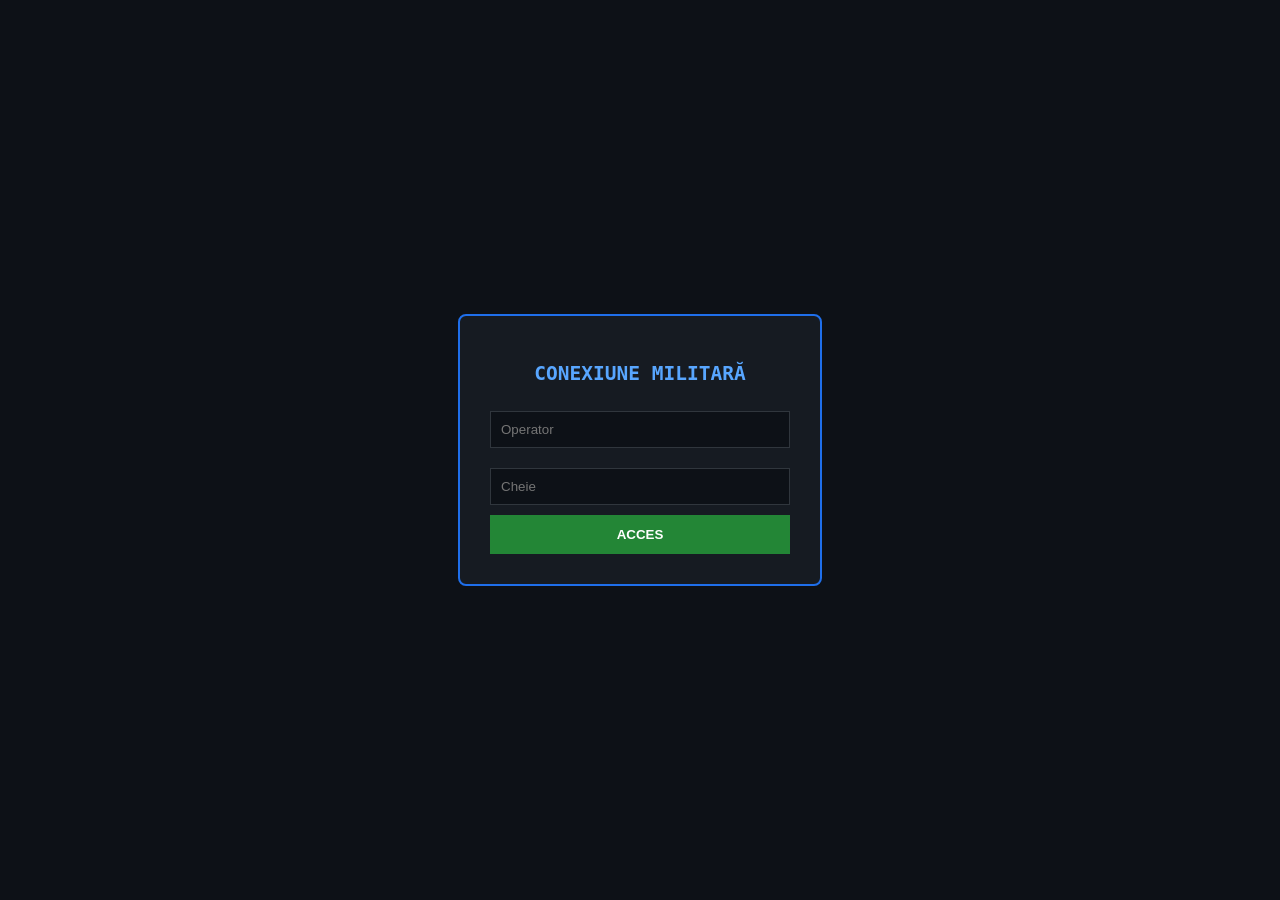
<file: index.html>
<!DOCTYPE html>
<html lang="ro">
<head>
    <meta charset="UTF-8">
    <title>Sistem Comunicații</title>
    <style>
        body { background-color: #0d1117; color: #58a6ff; font-family: monospace; display: flex; justify-content: center; align-items: center; height: 100vh; margin: 0; }
        .box { background-color: #161b22; border: 2px solid #1f6feb; padding: 30px; border-radius: 8px; text-align: center; width: 300px; }
        input { width: 100%; padding: 10px; margin: 10px 0; background: #0d1117; border: 1px solid #30363d; color: white; box-sizing: border-box; }
        button { width: 100%; padding: 12px; background-color: #238636; color: white; border: none; font-weight: bold; cursor: pointer; }
        #err { color: #f85149; margin-top: 15px; display: none; }
    </style>
</head>
<body>
    <div class="box">
        <h2>CONEXIUNE MILITARĂ</h2>
        <form onsubmit="event.preventDefault(); validare();">
            <input type="text" id="user" placeholder="Operator" required>
            <input type="password" id="pass" placeholder="Cheie" required>
            <button type="submit">ACCES</button>
        </form>
        <div id="err">Credențiale Invalide!</div>
    </div>

    <script>
        function validare() {
            var u = document.getElementById("user").value;
            var p = document.getElementById("pass").value;
            
            if ((u === "admin" && p === "admin0111") || (u === "user" && p === "user123")) {
                window.location.href = "pagina.html";
            } else {
                document.getElementById("err").style.display = "block";
            }
        }
    </script>
</body>
</html>
</file>
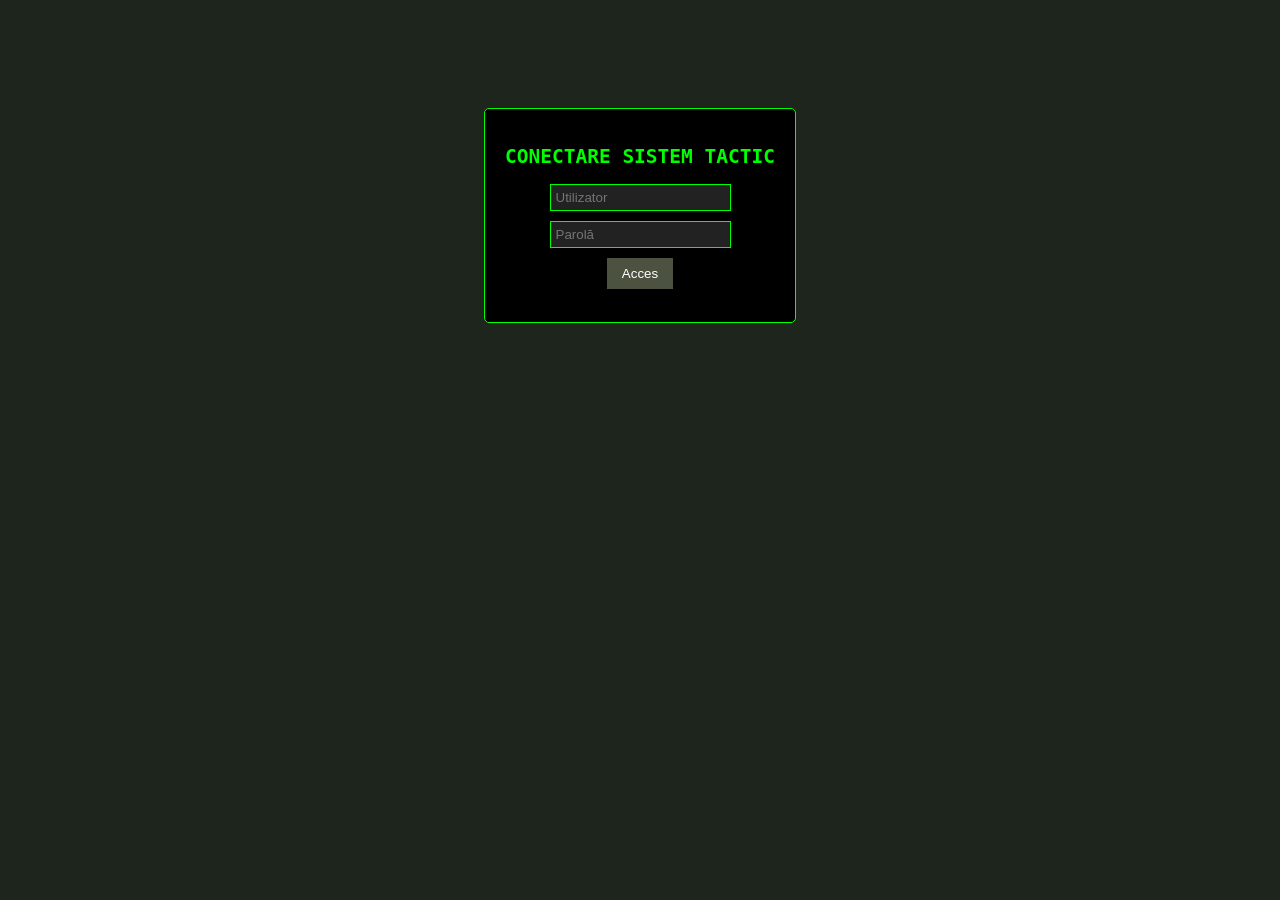
<file: login.html>
<!DOCTYPE html>
<html lang="ro">
<head>
    <meta charset="UTF-8">
    <title>Autentificare - Sistem Militar</title>
    <style>
        body { background-color: #1E251C; color: #00FF00; font-family: monospace; text-align: center; padding-top: 100px; }
        .login-box { border: 1px solid #00FF00; display: inline-block; padding: 20px; border-radius: 5px; background: black; }
        input { display: block; margin: 10px auto; padding: 5px; background: #222; color: #00FF00; border: 1px solid #00FF00; }
        button { background: #4B5340; color: white; border: none; padding: 8px 15px; cursor: pointer; }
    </style>
</head>
<body>
    <div class="login-box">
        <h2>CONECTARE SISTEM TACTIC</h2>
        <input type="text" id="username" placeholder="Utilizator">
        <input type="password" id="password" placeholder="Parolă">
        <button onclick="checkLogin()">Acces</button>
        <p id="eroare" style="color: red;"></p>
    </div>

    <script>
        function checkLogin() {
            var u = document.getElementById("username").value;
            var p = document.getElementById("password").value;

            if (u === "admin" && p === "admin0111") {
                localStorage.setItem("role", "admin");
                window.location.href = "index.html";
            } else if (u === "user" && p === "user123") {
                localStorage.setItem("role", "user");
                window.location.href = "index.html";
            } else {
                document.getElementById("eroare").innerText = "Acces Respins: Date incorecte.";
            }
        }
    </script>
</body>
</html>
</file>
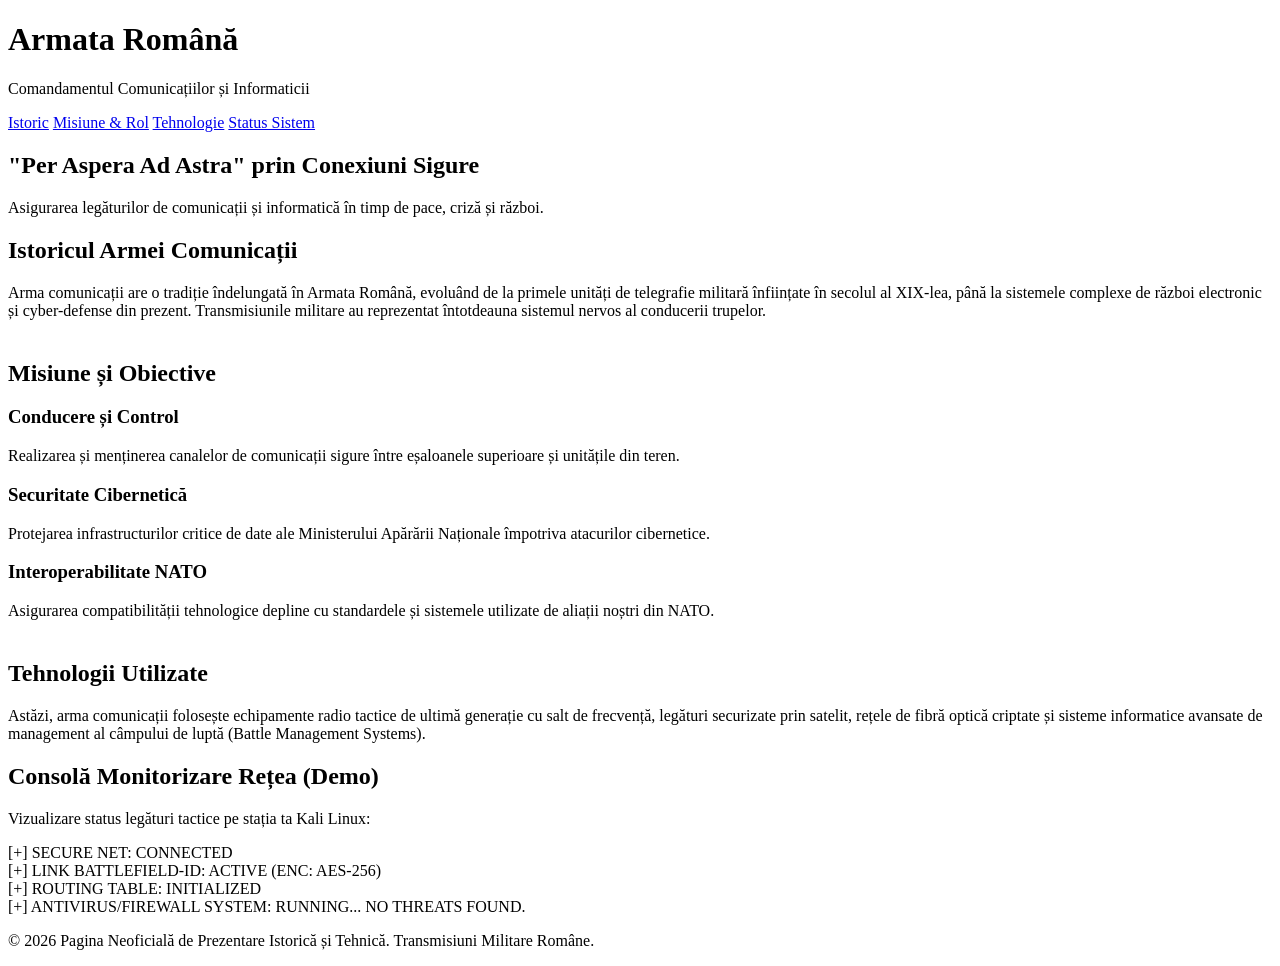
<file: main.html>
<!DOCTYPE html>
<html lang="ro">
<head>
  
</head>
<body>

<header>
    <h1>Armata Română</h1>
    <p>Comandamentul Comunicațiilor și Informaticii</p>
</header>

<nav>
    <a href="#istoric">Istoric</a>
    <a href="#misiune">Misiune & Rol</a>
    <a href="#tehnologie">Tehnologie</a>
    <a href="#status">Status Sistem</a>
</nav>

<div class="hero-banner">
    <h2>"Per Aspera Ad Astra" prin Conexiuni Sigure</h2>
    <p>Asigurarea legăturilor de comunicații și informatică în timp de pace, criză și război.</p>
</div>

<div class="container">
    
    <section id="istoric">
        <h2>Istoricul Armei Comunicații</h2>
        <p>Arma comunicații are o tradiție îndelungată în Armata Română, evoluând de la primele unități de telegrafie militară înființate în secolul al XIX-lea, până la sistemele complexe de război electronic și cyber-defense din prezent. Transmisiunile militare au reprezentat întotdeauna sistemul nervos al conducerii trupelor.</p>
    </section>

    <section id="misiune" style="margin-top: 40px;">
        <h2>Misiune și Obiective</h2>
        <div class="grid">
            <div class="card">
                <h3>Conducere și Control</h3>
                <p>Realizarea și menținerea canalelor de comunicații sigure între eșaloanele superioare și unitățile din teren.</p>
            </div>
            <div class="card">
                <h3>Securitate Cibernetică</h3>
                <p>Protejarea infrastructurilor critice de date ale Ministerului Apărării Naționale împotriva atacurilor cibernetice.</p>
            </div>
            <div class="card">
                <h3>Interoperabilitate NATO</h3>
                <p>Asigurarea compatibilității tehnologice depline cu standardele și sistemele utilizate de aliații noștri din NATO.</p>
            </div>
        </div>
    </section>

    <section id="tehnologie" style="margin-top: 40px;">
        <h2>Tehnologii Utilizate</h2>
        <p>Astăzi, arma comunicații folosește echipamente radio tactice de ultimă generație cu salt de frecvență, legături securizate prin satelit, rețele de fibră optică criptate și sisteme informatice avansate de management al câmpului de luptă (Battle Management Systems).</p>
    </section>

    <section id="status">
        <h2>Consolă Monitorizare Rețea (Demo)</h2>
        <p>Vizualizare status legături tactice pe stația ta Kali Linux:</p>
        <div class="status-terminal">
            [+] SECURE NET: CONNECTED <br>
            [+] LINK BATTLEFIELD-ID: ACTIVE (ENC: AES-256) <br>
            [+] ROUTING TABLE: INITIALIZED <br>
            [+] ANTIVIRUS/FIREWALL SYSTEM: RUNNING... NO THREATS FOUND.
        </div>
    </section>

</div>

<footer>
    <p>&copy; 2026 Pagina Neoficială de Prezentare Istorică și Tehnică. Transmisiuni Militare Române.</p>
</footer>

</body>
</html>
</file>
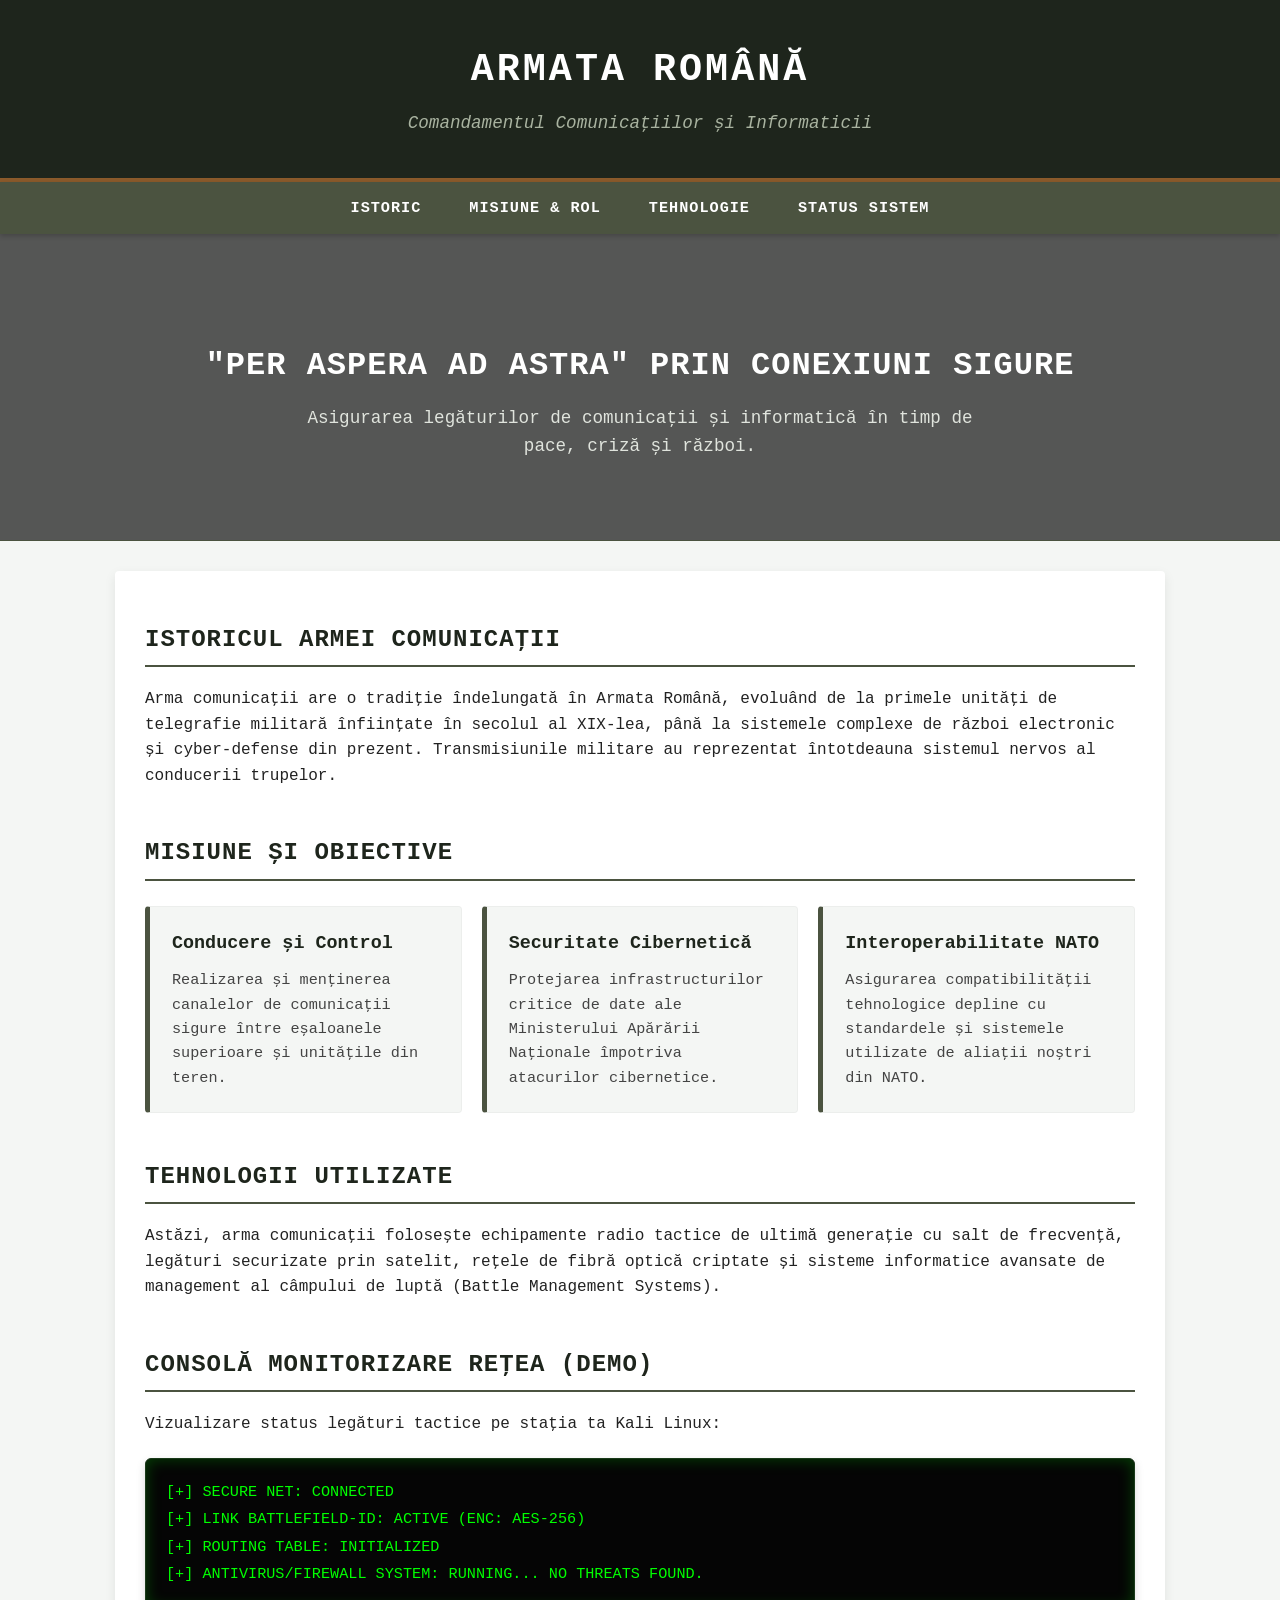
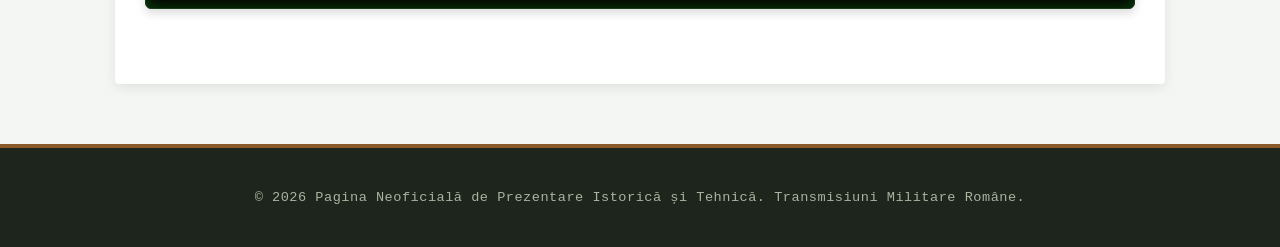
<file: pagina.html>
<!DOCTYPE html>
<html lang="ro">
<head>
  <head>
    <meta charset="UTF-8">
    <meta name="viewport" content="width=device-width, initial-scale=1.0">
    <title>Arma Comunicații și Informatică - Armata Română</title>
    
    <link rel="stylesheet" href="style.css">
</head>
     <head>
    <meta charset="UTF-8">
    <meta name="viewport" content="width=device-width, initial-scale=1.0">
    <title>Arma Comunicații și Informatică - Armata Română</title>
    <link rel="stylesheet" href="style.css">
</head>
<body>

<header>
    <h1>Armata Română</h1>
    <p>Comandamentul Comunicațiilor și Informaticii</p>
</header>

<nav>
    <a href="#istoric">Istoric</a>
    <a href="#misiune">Misiune & Rol</a>
    <a href="#tehnologie">Tehnologie</a>
    <a href="#status">Status Sistem</a>
</nav>

<div class="hero-banner">
    <h2>"Per Aspera Ad Astra" prin Conexiuni Sigure</h2>
    <p>Asigurarea legăturilor de comunicații și informatică în timp de pace, criză și război.</p>
</div>

<div class="container">
    
    <section id="istoric">
        <h2>Istoricul Armei Comunicații</h2>
        <p>Arma comunicații are o tradiție îndelungată în Armata Română, evoluând de la primele unități de telegrafie militară înființate în secolul al XIX-lea, până la sistemele complexe de război electronic și cyber-defense din prezent. Transmisiunile militare au reprezentat întotdeauna sistemul nervos al conducerii trupelor.</p>
    </section>

    <section id="misiune" style="margin-top: 40px;">
        <h2>Misiune și Obiective</h2>
        <div class="grid">
            <div class="card">
                <h3>Conducere și Control</h3>
                <p>Realizarea și menținerea canalelor de comunicații sigure între eșaloanele superioare și unitățile din teren.</p>
            </div>
            <div class="card">
                <h3>Securitate Cibernetică</h3>
                <p>Protejarea infrastructurilor critice de date ale Ministerului Apărării Naționale împotriva atacurilor cibernetice.</p>
            </div>
            <div class="card">
                <h3>Interoperabilitate NATO</h3>
                <p>Asigurarea compatibilității tehnologice depline cu standardele și sistemele utilizate de aliații noștri din NATO.</p>
            </div>
        </div>
    </section>

    <section id="tehnologie" style="margin-top: 40px;">
        <h2>Tehnologii Utilizate</h2>
        <p>Astăzi, arma comunicații folosește echipamente radio tactice de ultimă generație cu salt de frecvență, legături securizate prin satelit, rețele de fibră optică criptate și sisteme informatice avansate de management al câmpului de luptă (Battle Management Systems).</p>
    </section>

    <section id="status">
        <h2>Consolă Monitorizare Rețea (Demo)</h2>
        <p>Vizualizare status legături tactice pe stația ta Kali Linux:</p>
        <div class="status-terminal">
            [+] SECURE NET: CONNECTED <br>
            [+] LINK BATTLEFIELD-ID: ACTIVE (ENC: AES-256) <br>
            [+] ROUTING TABLE: INITIALIZED <br>
            [+] ANTIVIRUS/FIREWALL SYSTEM: RUNNING... NO THREATS FOUND.
        </div>
    </section>

</div>

<footer>
    <p>&copy; 2026 Pagina Neoficială de Prezentare Istorică și Tehnică. Transmisiuni Militare Române.</p>
</footer>

</body>
</html>
</file>
<file: style.css>
/* style.css - Tematică Militară (Comunicații și Informatică) */

:root {
    --militar-dark: #1E251C;    /* Verde foarte închis */
    --militar-oliv: #4B5340;    /* Verde oliv militar */
    --militar-accent: #8B5A2B;  /* Maro pământiu / Accent */
    --militar-light: #F4F6F4;   /* Gri deschis */
    --text-light: #FFFFFF;
    --text-dark: #222222;
}

/* Resetare de bază și box-sizing corect */
*, *::before, *::after {
    box-sizing: border-box;
}

body {
    font-family: 'Courier New', Courier, monospace, Arial, sans-serif;
    margin: 0;
    padding: 0;
    background-color: var(--militar-light);
    color: var(--text-dark);
    line-height: 1.6;
}

/* Header-ul principal */
header {
    background-color: var(--militar-dark);
    color: var(--text-light);
    padding: 2.5rem 1rem;
    text-align: center;
    border-bottom: 4px solid var(--militar-accent);
}

header h1 {
    margin: 0;
    font-size: 2.4rem;
    letter-spacing: 3px;
    text-transform: uppercase;
}

header p {
    margin: 8px 0 0 0;
    color: #A9B3A0;
    font-style: italic;
    font-size: 1.1rem;
}

/* Meniul de Navigare */
nav {
    display: flex;
    justify-content: center;
    background-color: var(--militar-oliv);
    position: sticky;
    top: 0;
    z-index: 1000;
    box-shadow: 0 2px 5px rgba(0, 0, 0, 0.2);
}

nav a {
    color: var(--text-light);
    padding: 14px 24px;
    text-decoration: none;
    text-transform: uppercase;
    font-weight: bold;
    font-size: 0.95rem;
    letter-spacing: 1px;
    transition: background 0.3s, color 0.3s;
}

nav a:hover {
    background-color: var(--militar-dark);
    color: #00FF00; /* Un accent discret de terminal cyber la hover */
}

/* Banner Central Hero */
.hero-banner {
    background: linear-gradient(rgba(0,0,0,0.65), rgba(0,0,0,0.65)), url('https://images.unsplash.com/photo-1516321318423-f06f85e504b3?auto=format&fit=crop&w=1200&q=80') center/cover;
    color: white;
    text-align: center;
    padding: 80px 20px;
    border-bottom: 1px solid var(--militar-oliv);
}

.hero-banner h2 {
    font-size: 2rem;
    margin-bottom: 12px;
    text-transform: uppercase;
    letter-spacing: 1px;
}

.hero-banner p {
    font-size: 1.1rem;
    max-width: 700px;
    margin: 0 auto;
    color: #E0E4DD;
}

/* Container de Conținut */
.container {
    max-width: 1050px;
    margin: 30px auto;
    padding: 30px;
    background: #ffffff;
    box-shadow: 0 4px 12px rgba(0, 0, 0, 0.08);
    border-radius: 4px;
}

/* Secțiuni din pagină */
section {
    margin-bottom: 45px;
}

section h2 {
    color: var(--militar-dark);
    border-bottom: 2px solid var(--militar-oliv);
    padding-bottom: 6px;
    text-transform: uppercase;
    font-size: 1.5rem;
    letter-spacing: 1px;
}

/* Sistemul Grid pentru Carduri */
.grid {
    display: grid;
    grid-template-columns: repeat(auto-fit, minmax(280px, 1fr));
    gap: 20px;
    margin-top: 25px;
}

.card {
    background: var(--militar-light);
    padding: 22px;
    border-left: 5px solid var(--militar-oliv);
    border-radius: 4px;
    transition: transform 0.2s, box-shadow 0.2s;
    border-top: 1px solid rgba(0,0,0,0.03);
    border-right: 1px solid rgba(0,0,0,0.03);
    border-bottom: 1px solid rgba(0,0,0,0.03);
}

.card:hover {
    transform: translateY(-3px);
    box-shadow: 0 5px 15px rgba(0, 0, 0, 0.12);
    border-left-color: var(--militar-accent);
}

.card h3 {
    margin-top: 0;
    color: var(--militar-dark);
    font-size: 1.15rem;
    margin-bottom: 10px;
}

.card p {
    margin: 0;
    font-size: 0.95rem;
    color: #444444;
}

/* Consolă Monitorizare Rețea (Stil Terminal) */
.status-terminal {
    background-color: #050505;
    color: #00FF00;
    padding: 20px;
    font-family: 'Courier New', Courier, monospace;
    border-radius: 6px;
    margin-top: 20px;
    box-shadow: inset 0 0 15px rgba(0, 255, 0, 0.25), 0 4px 10px rgba(0, 0, 0, 0.15);
    border: 1px solid #1a3a1a;
    line-height: 1.8;
    font-size: 0.95rem;
}

/* Subliniere text selectat în consolă */
.status-terminal br {
    margin-bottom: 4px;
}

/* Subsol (Footer) */
footer {
    text-align: center;
    padding: 25px 20px;
    background-color: var(--militar-dark);
    color: #A9B3A0;
    margin-top: 60px;
    font-size: 0.85rem;
    border-top: 4px solid var(--militar-accent);
    letter-spacing: 0.5px;
}

/* Adaptabilitate pentru Dispozitive Mobile (Media Queries) */
@media (max-width: 650px) {
    header h1 {
        font-size: 1.8rem;
    }
    
    nav {
        flex-direction: column;
        text-align: center;
    }
    
    nav a {
        padding: 12px;
        border-bottom: 1px solid rgba(255, 255, 255, 0.05);
    }
    
    nav a:last-child {
        border-bottom: none;
    }
    
    .hero-banner {
        padding: 50px 15px;
    }
    
    .hero-banner h2 {
        font-size: 1.4rem;
    }
    
    .container {
        margin: 15px;
        padding: 15px;
    }
}
</file>
